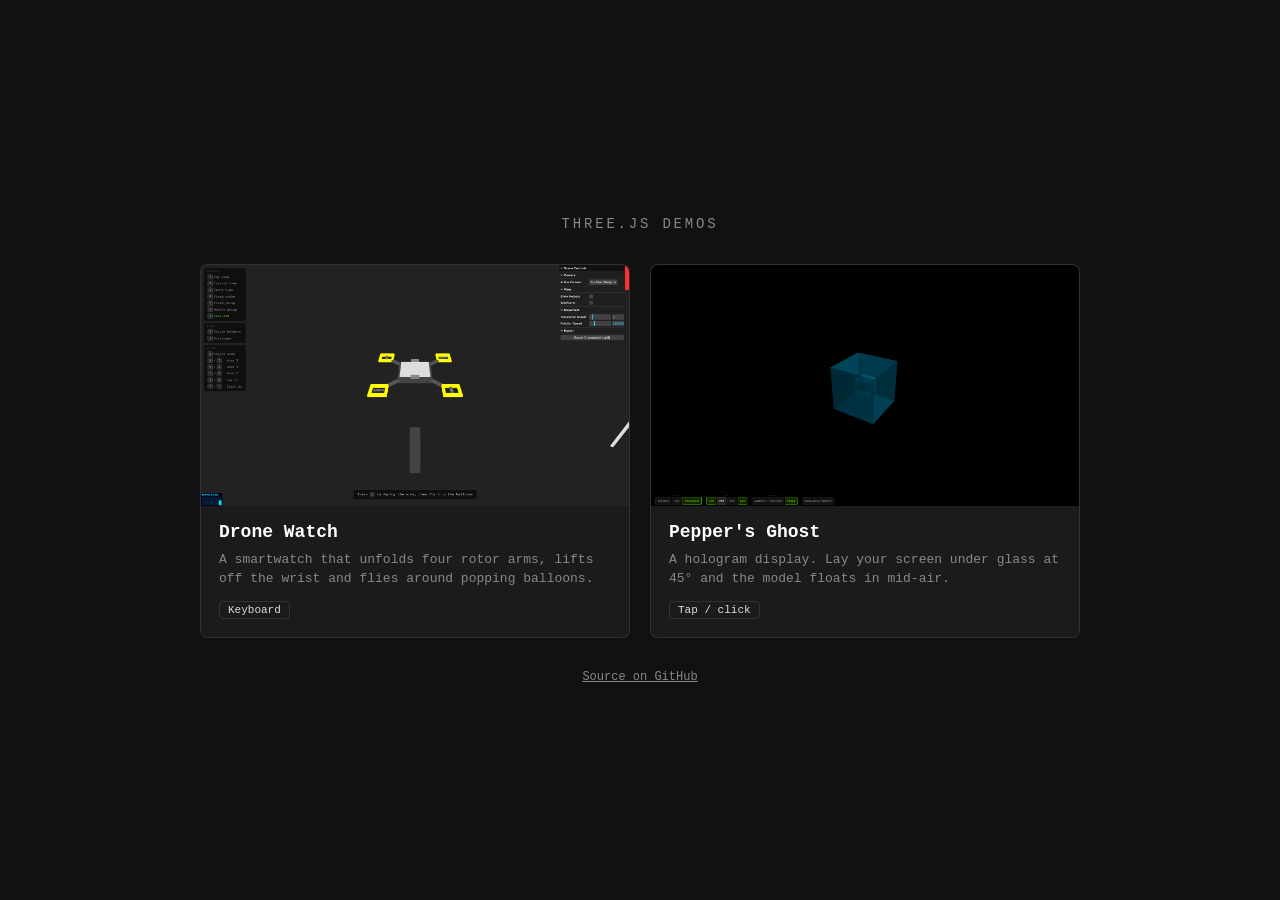
<file: index.html>
<!doctype html>
<html lang="en">
  <head>
    <meta charset="utf-8" />
    <meta name="viewport" content="width=device-width, initial-scale=1" />
    <meta name="description" content="Two interactive Three.js demos: a drone watch and a Pepper's Ghost hologram display." />
    <!-- Link previews -->
    <meta property="og:type" content="website" />
    <meta property="og:site_name" content="Three.js Demos" />
    <meta property="og:title" content="Three.js Demos" />
    <meta property="og:description" content="Two interactive Three.js demos: a smartwatch drone that pops balloons and a Pepper's Ghost hologram display." />
    <meta property="og:url" content="https://threejs.inesiscosta.com/" />
    <meta property="og:image" content="https://threejs.inesiscosta.com/docs/social.png" />
    <meta property="og:image:width" content="1200" />
    <meta property="og:image:height" content="630" />
    <meta name="twitter:card" content="summary_large_image" />
    <title>Three.js Demos</title>
    <link rel="icon" href="data:image/svg+xml,<svg xmlns=%22http://www.w3.org/2000/svg%22 viewBox=%220 0 100 100%22><text y=%22.9em%22 font-size=%2290%22>🧊</text></svg>" />
    <style>
      :root {
        --bg: #111;
        --card: #1b1b1b;
        --border: rgba(255, 255, 255, 0.1);
        --text: #ddd;
        --muted: #888;
        --accent: #7cfc00;
      }

      * { box-sizing: border-box; margin: 0; padding: 0; }

      body {
        min-height: 100vh;
        display: flex;
        flex-direction: column;
        align-items: center;
        justify-content: center;
        gap: 32px;
        padding: 48px 16px;
        background: var(--bg);
        color: var(--text);
        font-family: "Courier New", monospace;
      }

      header { text-align: center; }

      h1 {
        font-size: 14px;
        font-weight: normal;
        letter-spacing: 0.2em;
        text-transform: uppercase;
        color: var(--muted);
      }

      main {
        display: grid;
        grid-template-columns: repeat(auto-fit, minmax(280px, 1fr));
        gap: 20px;
        width: 100%;
        max-width: 880px;
      }

      a.card {
        display: flex;
        flex-direction: column;
        overflow: hidden;
        color: inherit;
        text-decoration: none;
        background: var(--card);
        border: 1px solid var(--border);
        border-radius: 8px;
        transition: border-color 0.15s, transform 0.15s;
      }

      a.card:hover,
      a.card:focus-visible {
        border-color: var(--accent);
        transform: translateY(-2px);
        outline: none;
      }

      a.card img {
        display: block;
        width: 100%;
        aspect-ratio: 16 / 9;
        object-fit: cover;
        background: #000;
      }

      .body { display: flex; flex-direction: column; gap: 8px; padding: 16px 18px 18px; }

      h2 { font-size: 18px; color: #fff; }

      a.card:hover h2,
      a.card:focus-visible h2 { color: var(--accent); }

      p { font-size: 13px; line-height: 1.5; color: var(--muted); }

      .tag {
        align-self: flex-start;
        margin-top: 4px;
        padding: 2px 8px;
        font-size: 11px;
        color: var(--text);
        border: 1px solid var(--border);
        border-radius: 4px;
      }

      footer { font-size: 12px; color: var(--muted); }
      footer a { color: var(--muted); }
      footer a:hover { color: var(--accent); }
    </style>
  </head>
  <body>
    <header>
      <h1>Three.js Demos</h1>
    </header>

    <main>
      <a class="card" href="drone-watch/">
        <img src="docs/drone-watch.png" alt="The drone watch with its arms deployed, flying between balloons" />
        <div class="body">
          <h2>Drone Watch</h2>
          <p>A smartwatch that unfolds four rotor arms, lifts off the wrist and flies around popping balloons.</p>
          <span class="tag">Keyboard</span>
        </div>
      </a>

      <a class="card" href="peppers-ghost/">
        <img src="docs/peppers-ghost.png" alt="A translucent tesseract with concentric-ring normal mapping" />
        <div class="body">
          <h2>Pepper's Ghost</h2>
          <p>A hologram display. Lay your screen under glass at 45° and the model floats in mid-air.</p>
          <span class="tag">Tap / click</span>
        </div>
      </a>
    </main>

    <footer>
      <a href="https://github.com/inesiscosta/threejs-demos">Source on GitHub</a>
    </footer>
  </body>
</html>
</file>
